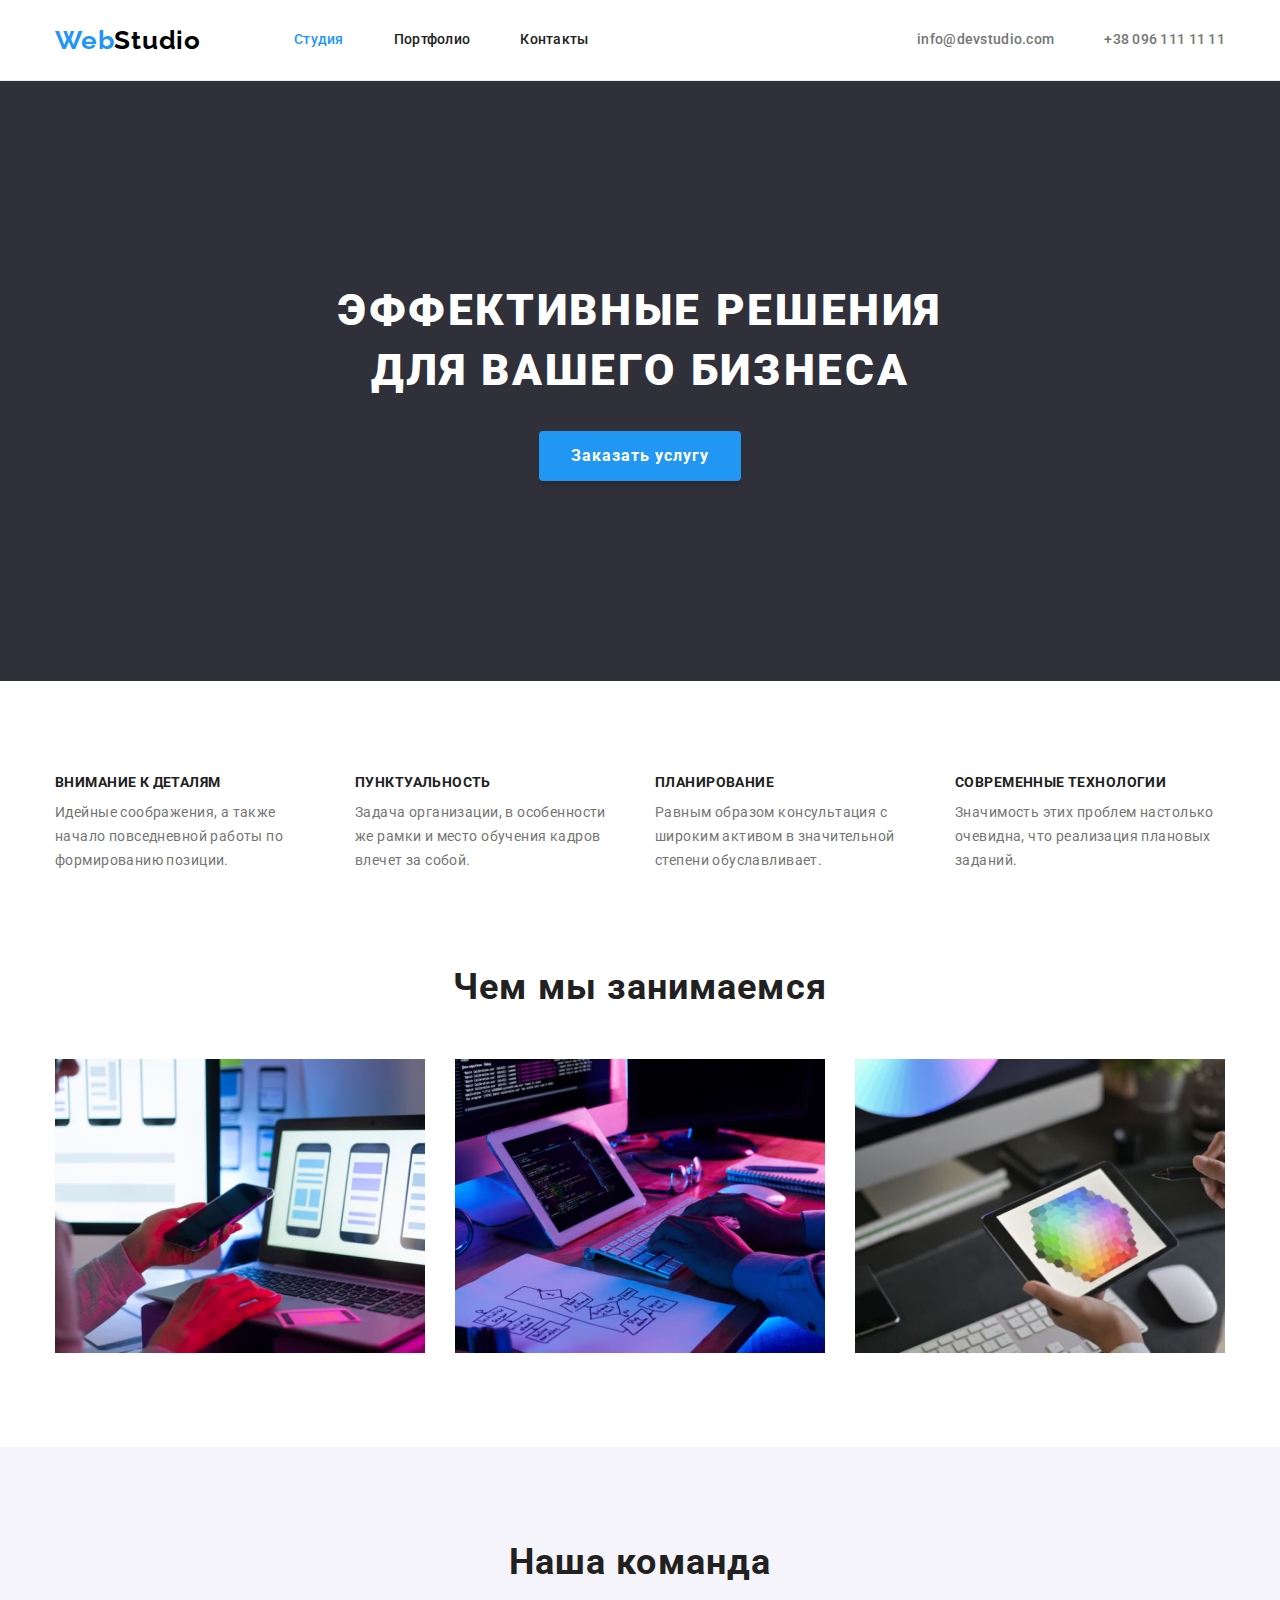
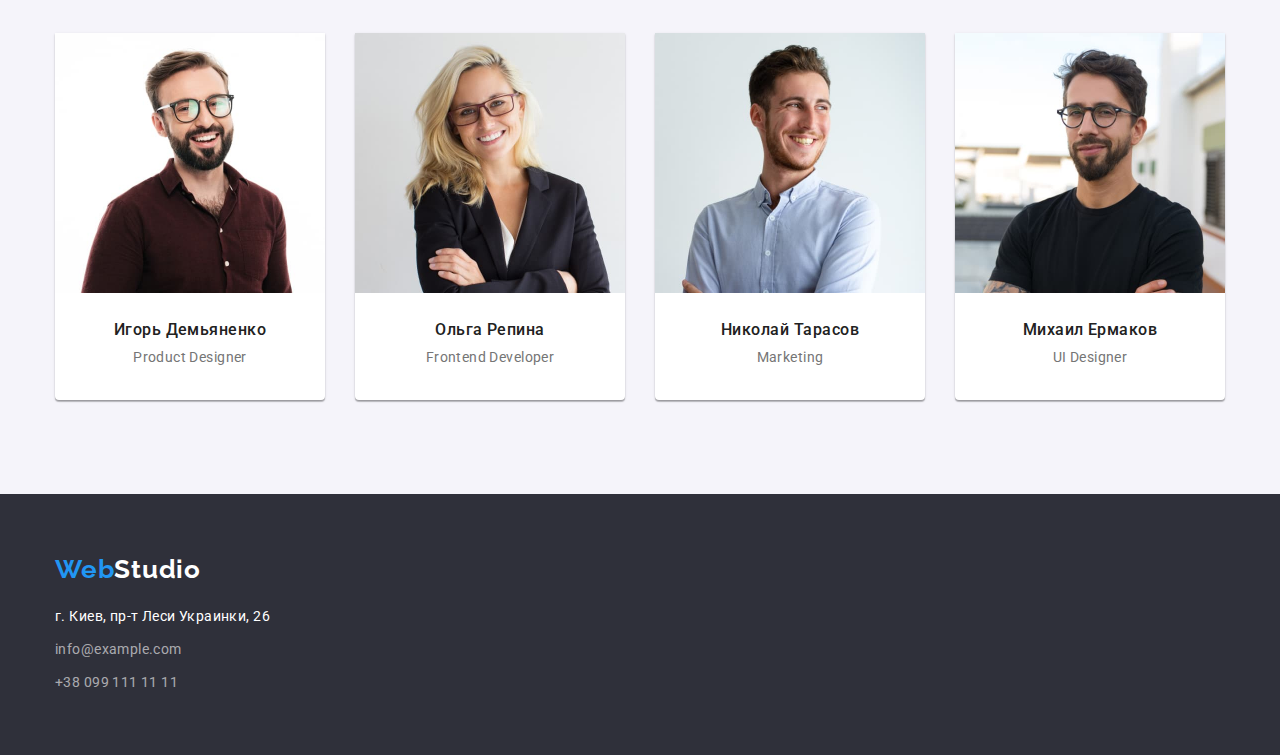
<file: index.html>
<!DOCTYPE html>
<html lang="ru">
  <head>
    <meta charset="UTF-8" />
    <meta http-equiv="X-UA-Compatible" content="IE=edge" />
    <meta name="viewport" content="width=device-width, initial-scale=1.0" />
    <title>Document</title>
    <link
      rel="stylesheet"
      href="https://cdnjs.cloudflare.com/ajax/libs/modern-normalize/1.1.0/modern-normalize.min.css"
    />
    <link rel="preconnect" href="https://fonts.googleapis.com" />
    <link rel="preconnect" href="https://fonts.gstatic.com" crossorigin />
    <link
      href="https://fonts.googleapis.com/css2?family=Raleway:wght@700&family=Roboto:wght@400;500;700;900&display=swap"
      rel="stylesheet"
    />
    <link rel="stylesheet" href="./css/styles.css" />
  </head>

  <body>
    <header class="heading">
      <div class="container main-nav">
        <nav class="main-nav">
          <!-- logo -->
          <a href="./" class="logo-main link" lang="en">
            Web<span class="logo-black">Studio</span>
          </a>
          <ul class="site-nav list">
            <li class="item"><a class="link current" href="./">Студия</a></li>
            <li class="item"><a class="link" href="portfolio.html">Портфолио</a></li>
            <li class="item"><a class="link" href="">Контакты</a></li>
          </ul>
        </nav>
        <ul class="contacts list">
          <li class="item">
            <a href="mailto:info@devstudio.com" class="link" lang="en">info@devstudio.com</a>
          </li>
          <li class="item"><a href="tel:+380961111111" class="link">+38 096 111 11 11</a></li>
        </ul>
      </div>
    </header>

    <!-- main -->
    <main>
      <!-- hero -->
      <section class="hero">
        <div class="container">
          <h1 class="hero-title">Эффективные решения для вашего бизнеса</h1>
          <button type="button" class="button">Заказать услугу</button>
        </div>
      </section>

      <!-- features -->
      <section class="section">
        <div class="container">
          <h2 class="visually-hidden">Преимущества</h2>
          <ul class="features-list list">
            <li class="item">
              <h3 class="title">Внимание к деталям</h3>
              <p>
                Идейные соображения, а также начало повседневной работы по формированию позиции.
              </p>
            </li>
            <li class="item">
              <h3 class="title">Пунктуальность</h3>
              <p>
                Задача организации, в особенности же рамки и место обучения кадров влечет за собой.
              </p>
            </li>
            <li class="item">
              <h3 class="title">Планирование</h3>
              <p>
                Равным образом консультация с широким активом в значительной степени обуславливает.
              </p>
            </li>
            <li class="item">
              <h3 class="title">Современные технологии</h3>
              <p>Значимость этих проблем настолько очевидна, что реализация плановых заданий.</p>
            </li>
          </ul>
        </div>
      </section>

      <!-- work examples -->
      <section class="section section-without-top">
        <div class="container">
          <h2 class="section-title">Чем мы занимаемся</h2>
          <ul class="work-list list">
            <li class="item">
              <img
                src="./images/box1.jpg"
                alt="руки работающего за ноутбуком человека, в одной держит смартфоном"
                width="370"
              />
            </li>
            <li class="item">
              <img
                src="./images/box2.jpg"
                alt="руки работающего за компьютером человека, перед ним стоит планшет"
                width="370"
              />
            </li>
            <li class="item">
              <img src="./images/box3.jpg" alt="планшет с палитрой цветов" width="370" />
            </li>
          </ul>
        </div>
      </section>

      <!-- team -->
      <section class="section team">
        <div class="container">
          <h2 class="section-title">Наша команда</h2>
          <ul class="team-list list">
            <li class="list-item">
              <img
                class="team-list-img"
                src="./images/teamcard1.jpg"
                alt="Игорь Демьяненко- продакт дизайнер"
                width="270"
              />
              <div class="team-label">
                <h3 class="section-title">Игорь Демьяненко</h3>
                <p lang="en">Product Designer</p>
              </div>
            </li>
            <li class="list-item">
              <img
                class="team-list-img"
                src="./images/teamcard2.jpg"
                alt="Ольга Репина- фронтенд девелопер"
                width="270"
              />
              <div class="team-label">
                <h3 class="section-title">Ольга Репина</h3>
                <p lang="en">Frontend Developer</p>
              </div>
            </li>
            <li class="list-item">
              <img
                class="team-list-img"
                src="./images/teamcard3.jpg"
                alt="Николай Тарасов- маркетинг"
                width="270"
              />
              <div class="team-label">
                <h3 class="section-title">Николай Тарасов</h3>
                <p lang="en">Marketing</p>
              </div>
            </li>
            <li class="list-item">
              <img
                class="team-list-img"
                src="./images/teamcard4.jpg"
                alt="Михаил Ермаков- ЮИ дизайнер"
                width="270"
              />
              <div class="team-label">
                <h3 class="section-title">Михаил Ермаков</h3>
                <p lang="en">UI Designer</p>
              </div>
            </li>
          </ul>
        </div>
      </section>
    </main>

    <!-- footer -->
    <footer class="footer">
      <div class="container">
        <a class="footer-logo link" href="./" lang="en"
          >Web<span class="logo-white">Studio</span></a
        >
        <address class="address">
          <ul class="footer-list list">
            <li class="footer-item">
              <a
                class="link"
                href="https://goo.gl/maps/oQj3gx8Be4f7UzdeA"
                target="_blank"
                rel="noreferrer noopener"
                >г. Киев, пр-т Леси Украинки, 26</a
              >
            </li>
            <li class="footer-item-alfa">
              <a href="mailto:info@example.com" target="_blank" class="link" lang="en"
                >info@example.com</a
              >
            </li>
            <li class="footer-item-alfa">
              <a href="tel:+380991111111" target="_blank" class="link">+38 099 111 11 11</a>
            </li>
          </ul>
        </address>
      </div>
    </footer>
  </body>
</html>
</file>
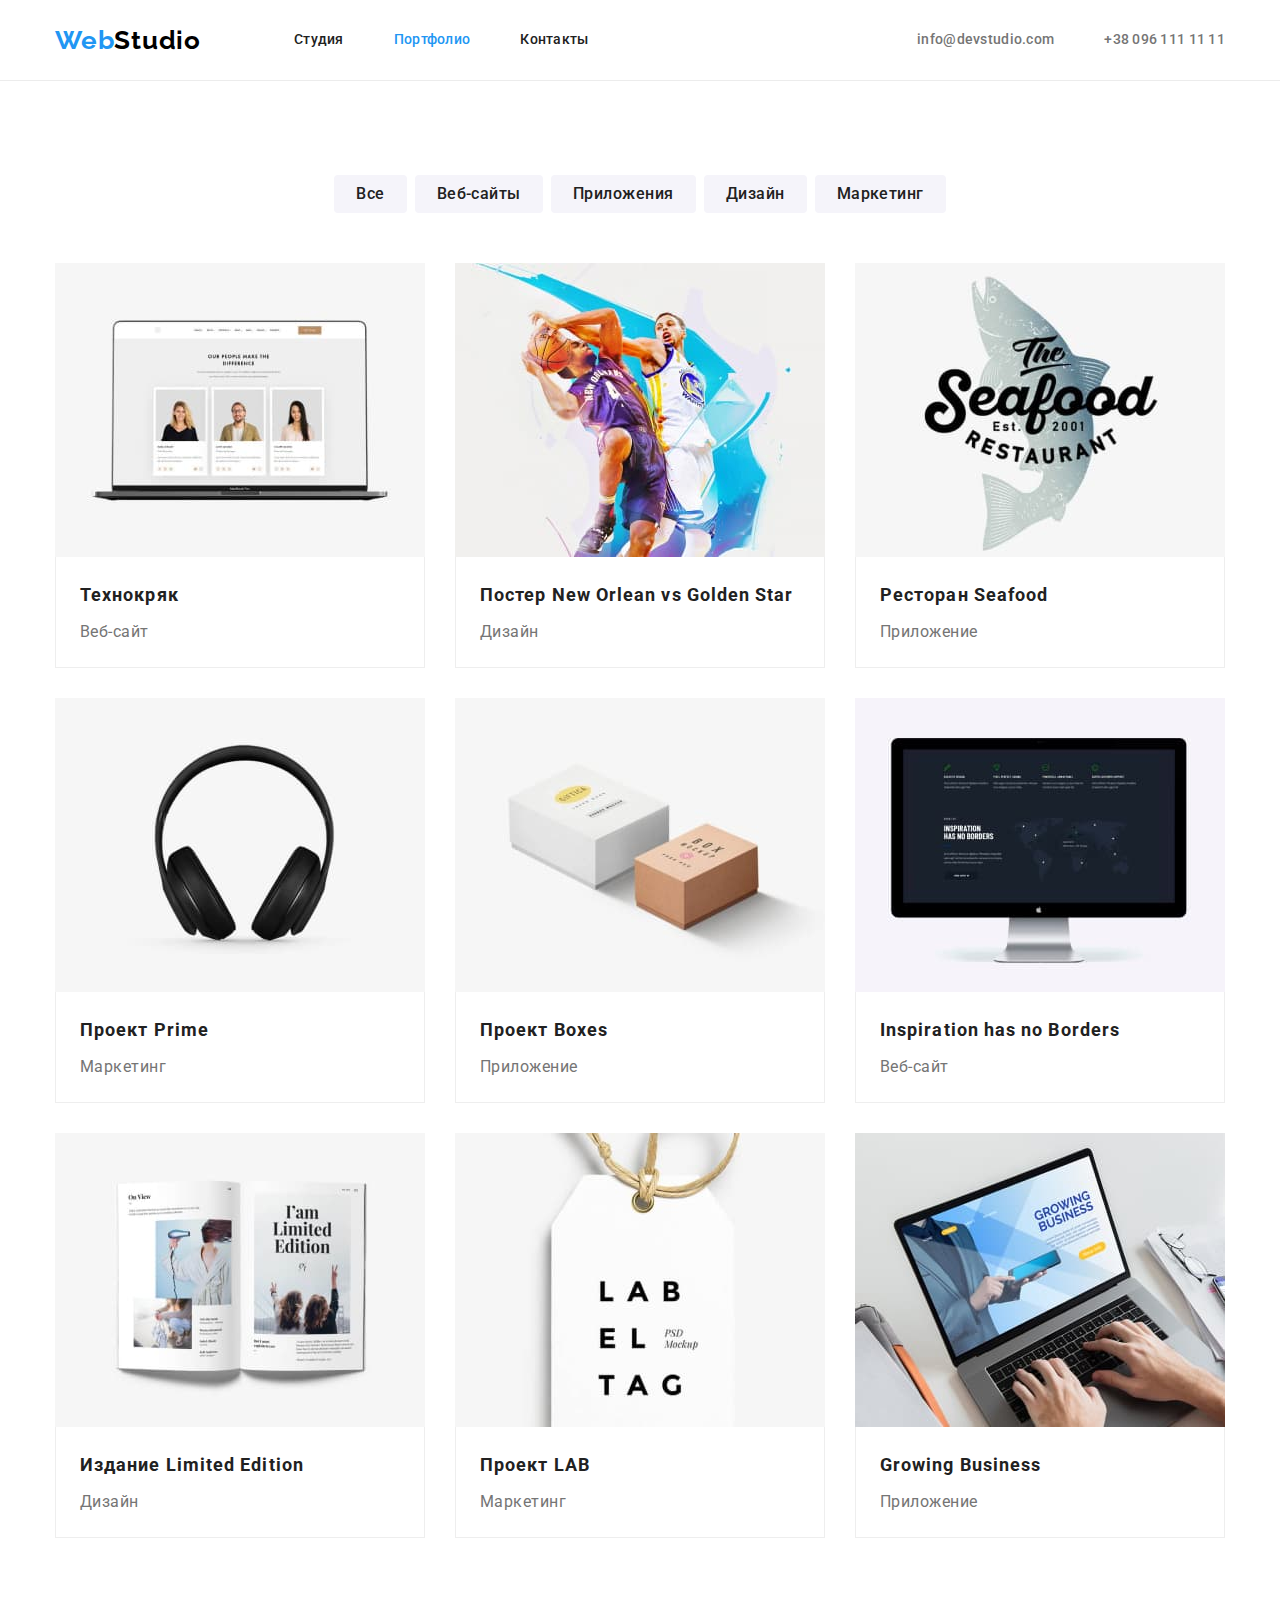
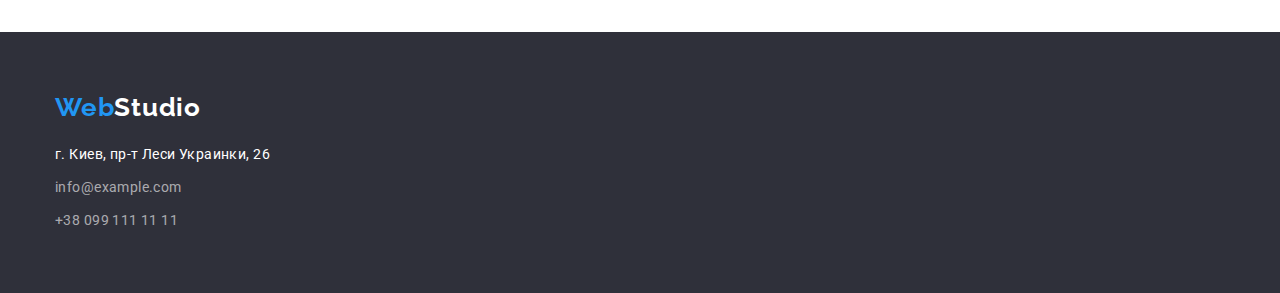
<file: portfolio.html>
<!DOCTYPE html>
<html lang="ru">
  <head>
    <meta charset="UTF-8" />
    <meta http-equiv="X-UA-Compatible" content="IE=edge" />
    <meta name="viewport" content="width=device-width, initial-scale=1.0" />
    <title>Document</title>
    <link
      rel="stylesheet"
      href="https://cdnjs.cloudflare.com/ajax/libs/modern-normalize/1.1.0/modern-normalize.min.css"
    />
    <link rel="preconnect" href="https://fonts.googleapis.com" />
    <link rel="preconnect" href="https://fonts.gstatic.com" crossorigin />
    <link
      href="https://fonts.googleapis.com/css2?family=Raleway:wght@700&family=Roboto:wght@400;500;700;900&display=swap"
      rel="stylesheet"
    />
    <link rel="stylesheet" href="./css/styles.css" />
  </head>

  <body>
    <header class="heading">
      <div class="container main-nav">
        <nav class="main-nav">
          <!-- logo -->
          <a href="index.html" class="logo-main link" lang="en">
            Web<span class="logo-black">Studio</span>
          </a>
          <ul class="site-nav list">
            <li class="item"><a class="link" href="index.html">Студия</a></li>
            <li class="item"><a class="link current" href="portfolio.html">Портфолио</a></li>
            <li class="item"><a class="link" href="">Контакты</a></li>
          </ul>
        </nav>
        <ul class="contacts list">
          <li class="item">
            <a href="mailto:info@devstudio.com" class="link" lang="en">info@devstudio.com</a>
          </li>
          <li class="item"><a href="tel:+380961111111" class="link">+38 096 111 11 11</a></li>
        </ul>
      </div>
    </header>

    <!-- main -->
    <main>
      <section class="section">
        <div class="container">
          <h1 class="visually-hidden">Примеры наших работ</h1>
          <!-- filter -->
          <ul class="filter-list list">
            <li class="item"><button class="button" type="button">Все</button></li>
            <li class="item"><button class="button" type="button">Веб-сайты</button></li>
            <li class="item"><button class="button" type="button">Приложения</button></li>
            <li class="item"><button class="button" type="button">Дизайн</button></li>
            <li class="item"><button class="button" type="button">Маркетинг</button></li>
          </ul>

          <!-- examples -->
          <ul class="examples-list list">
            <li class="item">
              <a class="link" href="#" target="_blank" rel="noreferrer noopener">
                <img
                  class="examples-list-img"
                  src="./images/example1.jpg"
                  alt="Карточки контактов"
                  width="370"
                  height="294"
                />
                <div class="examples-label">
                  <h2 class="title">Технокряк</h2>
                  <p class="examples-list-text">Веб-сайт</p>
                </div>
              </a>
            </li>
            <li class="item">
              <a class="link" href="#" target="_blank" rel="noreferrer noopener">
                <img
                  class="examples-list-img"
                  src="./images/example2.jpg"
                  alt="Баскетболисты"
                  width="370"
                  height="294"
                />
                <div class="examples-label">
                  <h2 class="title">Постер <span lang="en">New Orlean vs Golden Star</span></h2>
                  <p class="examples-list-text">Дизайн</p>
                </div>
              </a>
            </li>
            <li class="item">
              <a class="link" href="#" target="_blank" rel="noreferrer noopener">
                <img
                  class="examples-list-img"
                  src="./images/example3.jpg"
                  alt="Логотип ресторана Сиафуд"
                  width="370"
                  height="294"
                />
                <div class="examples-label">
                  <h2 class="title">Ресторан <span lang="en">Seafood</span></h2>
                  <p class="examples-list-text">Приложение</p>
                </div>
              </a>
            </li>
            <li class="item">
              <a class="link" href="#" target="_blank" rel="noreferrer noopener">
                <img
                  class="examples-list-img"
                  src="./images/example4.jpg"
                  alt="Наушники"
                  width="370"
                  height="294"
                />
                <div class="examples-label">
                  <h2 class="title">Проект <span lang="en">Prime</span></h2>
                  <p class="examples-list-text">Маркетинг</p>
                </div></a
              >
            </li>
            <li class="item">
              <a class="link" href="#" target="_blank" rel="noreferrer noopener">
                <img
                  class="examples-list-img"
                  src="./images/example5.jpg"
                  alt="Две коробки"
                  width="370"
                  height="294"
                />
                <div class="examples-label">
                  <h2 class="title">Проект <span lang="en">Boxes</span></h2>
                  <p class="examples-list-text">Приложение</p>
                </div></a
              >
            </li>
            <li class="item">
              <a class="link" href="#" target="_blank" rel="noreferrer noopener">
                <img
                  class="examples-list-img"
                  src="./images/example6.jpg"
                  alt="Включенный монитор"
                  width="370"
                  height="294"
                />
                <div class="examples-label">
                  <h2 class="title" lang="en">Inspiration has no Borders</h2>
                  <p class="examples-list-text">Веб-сайт</p>
                </div>
              </a>
            </li>
            <li class="item">
              <a class="link" href="#" target="_blank" rel="noreferrer noopener">
                <img
                  class="examples-list-img"
                  src="./images/example7.jpg"
                  alt="Открытая книга"
                  width="370"
                  height="294"
                />
                <div class="examples-label">
                  <h2 class="title">Издание <span lang="en">Limited Edition</span></h2>
                  <p class="examples-list-text">Дизайн</p>
                </div>
              </a>
            </li>
            <li class="item">
              <a class="link" href="#" target="_blank" rel="noreferrer noopener">
                <img
                  class="examples-list-img"
                  src="./images/example8.jpg"
                  alt="Бумажная бирка с верёвочкой"
                  width="370"
                  height="294"
                />
                <div class="examples-label">
                  <h2 class="title">Проект <span lang="en">LAB</span></h2>
                  <p class="examples-list-text">Маркетинг</p>
                </div>
              </a>
            </li>
            <li class="item">
              <a class="link" href="#" target="_blank" rel="noreferrer noopener">
                <img
                  class="examples-list-img"
                  src="./images/example9.jpg"
                  alt="Руки работающего за ноутбуком человека"
                  width="370"
                  height="294"
                />
                <div class="examples-label">
                  <h2 class="title" lang="en">Growing Business</h2>
                  <p class="examples-list-text">Приложение</p>
                </div>
              </a>
            </li>
          </ul>
        </div>
      </section>
    </main>

    <!-- footer -->
    <footer class="footer">
      <div class="container">
        <a class="footer-logo link" href="./" lang="en"
          >Web<span class="logo-white">Studio</span></a
        >
        <address class="address">
          <ul class="footer-list list">
            <li class="footer-item">
              <a
                class="link"
                href="https://goo.gl/maps/oQj3gx8Be4f7UzdeA"
                target="_blank"
                rel="noreferrer noopener"
                >г. Киев, пр-т Леси Украинки, 26</a
              >
            </li>
            <li class="footer-item-alfa">
              <a href="mailto:info@example.com" target="_blank" class="link" lang="en"
                >info@example.com</a
              >
            </li>
            <li class="footer-item-alfa">
              <a href="tel:+380991111111" target="_blank" class="link">+38 099 111 11 11</a>
            </li>
          </ul>
        </address>
      </div>
    </footer>
  </body>
</html>
</file>
<file: css/styles.css>
:root {
  /* text colors */
  --main-cl: #757575;
  --header-cl: #212121;
  --black-cl: #000;
  --white-cl: #fff;
  --blue-cl: #2196f3;
  --white-alfa-cl: #fff9;

  /* background colors */
  --footer-bg-cl: #2f303a;
  --btn-bg-cl: #f5f4fa;
  --hero-btn-accent-cl: #188ce8;
  --blue-bg-cl: #2196f3;

  /* others */
  --header-border-cl: #ececec;
  --label-border-cl: #eee;
  --hero-btn-shadow-cl: rgba(0, 0, 0, 0.15);
}

/*
|=================================
|     utilities 
|=================================
*/
body {
  color: var(--main-cl);
  font-family: Roboto, sans-serif;
  font-size: 14px;
  line-height: 1.71;
  letter-spacing: 0.03em;
}

img {
  display: block;
  max-width: 100%;
  height: auto;
}

.container {
  margin-left: auto;
  margin-right: auto;
  padding-left: 15px;
  padding-right: 15px;
  width: 1200px;
}

.section {
  padding-top: 94px;
  padding-bottom: 94px;
}

.section.section-without-top {
  padding-top: 0;
}

.list {
  padding: 0;
  margin: 0;
  list-style: none;
}

.link {
  color: var(--header-cl);
  text-decoration: none;
}

.visually-hidden {
  position: absolute;
  white-space: nowrap;
  width: 1px;
  height: 1px;
  overflow: hidden;
  border: 0;
  padding: 0;
  clip: rect(0 0 0 0);
  clip-path: inset(50%);
  margin: -1px;
}

.main-nav {
  display: flex;
  align-items: center;
}

.heading {
  border-bottom: 1px solid var(--header-border-cl);
}

/*
|=================================
|    logo
|=================================
*/
.logo-main,
.footer-logo {
  color: var(--blue-cl);
  font-family: Raleway, sans-serif;
  font-weight: 700;
  font-size: 26px;
  line-height: 1.19;
  letter-spacing: 0.03em;
}

.logo-main {
  padding-top: 24px;
  padding-bottom: 24px;
}

.logo-black {
  color: var(--black-cl);
}

.logo-white {
  color: var(--white-cl);
}

/* 
|=================================
|     site nav  
|=================================
*/
.site-nav {
  display: flex;
  margin-left: 93px;

  color: var(--header-cl);
  font-weight: 500;
  font-size: 14px;
  line-height: 1.14;
  letter-spacing: 0.02em;
}

.site-nav .link:hover,
.site-nav .link:focus {
  color: var(--blue-cl);
}

.site-nav .link.current {
  color: var(--blue-cl);
}

/* .site-nav .item:not(:last-child) {
  margin-right: 50px;
}  правильне рішення, але є досить складним*/

.site-nav .item + .item {
  margin-left: 50px;
} /* oldschool-рішення, але робочий варіант та його часто використовують */

.site-nav .link {
  display: block;
  padding-top: 32px;
  padding-bottom: 32px;
}

.contacts {
  display: flex;
  margin-left: auto; /* Заставляет тел и почту прижаться вправо в header*/

  color: var(--main-cl);
  font-weight: 500;
  font-size: 14px;
  line-height: 1.14;
  letter-spacing: 0.02em;
}

.contacts .link {
  display: inline-block;
  color: var(--main-cl);
  padding-top: 32px;
  padding-bottom: 32px;
}

.contacts .link:hover,
.contacts .link:focus {
  color: var(--blue-cl);
}

.contacts .item + .item {
  margin-left: 50px;
}

/* 
|=================================
|     hero
|=================================
 */
.hero-title {
  margin-top: 0;
  margin-bottom: 30px;
  width: 696px;
  margin-left: auto;
  margin-right: auto;
  color: var(--white-cl);
  font-weight: 900;
  font-size: 44px;
  line-height: 1.36;
  letter-spacing: 0.06em;
  text-transform: uppercase;
}
.hero {
  padding-top: 200px;
  padding-bottom: 200px;
  background-color: var(--footer-bg-cl);
  text-align: center;
}

.hero .button {
  padding-top: 10px;
  padding-bottom: 10px;
  padding-left: 32px;
  padding-right: 32px;
  border: 0;
  background-color: var(--blue-bg-cl);
  color: var(--white-cl);
  font-weight: 700;
  font-size: 16px;
  line-height: 1.88;
  letter-spacing: 0.06em;
  cursor: pointer;
  box-shadow: 0px 4px 4px var(--hero-btn-shadow-cl);
  border-radius: 4px;
}

.hero .button:hover,
.hero .button:focus {
  background-color: var(--hero-btn-accent-cl);
}

/* 
|=================================
|     section title 
|=================================
*/
.section-title {
  margin-top: 0;
  margin-bottom: 0;
  color: var(--header-cl);
  font-weight: 700;
  font-size: 36px;
  line-height: 1.17;
  text-align: center;
  letter-spacing: 0.03em;
}

/* 
|=================================
|     features 
|=================================
*/
.features-list {
  display: flex;
}

.features-list .item {
  width: calc((100% - 30px) / 4);
}

.features-list .item + .item {
  margin-left: 30px;
}

.features-list .title {
  margin-top: 0;
  margin-bottom: 10px;
  color: var(--header-cl);
  font-weight: 700;
  font-size: 14px;
  line-height: 1.14;
  text-transform: uppercase;
}

.features-list p {
  margin-top: 0;
  margin-bottom: 0;
}

/* 
|=================================
|     work examples 
|=================================
*/
.work-list {
  display: flex;
  justify-content: center;
}

.work-list .title {
  color: var(--header-cl);
}

.section .section-title {
  margin-bottom: 50px;
}

.work-list .item + .item,
.team-list .list-item + .list-item {
  margin-left: 30px;
}

/* 
|=================================
|     team 
|=================================
*/
.team {
  background-color: var(--btn-bg-cl);
}

.team-list {
  display: flex;
  justify-content: center;
}

.team-list .section-title {
  color: var(--header-cl);
  font-weight: 500;
  font-size: 16px;
  line-height: 0.84;
  text-align: center;
}

.team-list .list-item {
  background-color: var(--white-cl);
  box-shadow: 0px 1px 3px rgba(0, 0, 0, 0.12), 0px 1px 1px rgba(0, 0, 0, 0.14),
    0px 2px 1px rgba(0, 0, 0, 0.2);
  border-radius: 0px 0px 4px 4px;
}

.list-item .section-title {
  margin-bottom: 10px;
}

.team-list p {
  text-align: center;
  margin-top: 0;
  margin-bottom: 0;
}

.team-label {
  padding: 30px;
}

/*
|=================================
|     portfolio filters 
|=================================
*/

.filter-list {
  display: flex;
  justify-content: center;
  margin-bottom: 50px;
}

.filter-list .item + .item {
  margin-left: 8px;
}

.filter-list .button {
  padding: 6px 22px;
  border: none;
  border-radius: 4px;
  cursor: pointer;
  color: var(--header-cl);
  background-color: var(--btn-bg-cl);
  font-weight: 500;
  font-size: 16px;
  line-height: 1.62;
  letter-spacing: 0.03em;
}

.filter-list button:hover,
.filter-list button:focus {
  color: var(--white-cl);
  background-color: var(--blue-bg-cl);
  box-shadow: 0px 3px 1px rgba(0, 0, 0, 0.1), 0px 1px 2px rgba(0, 0, 0, 0.08),
    0px 2px 2px rgba(0, 0, 0, 0.12);
}

/*
|=================================
|     portfolio examples 
|=================================
*/

.examples-list .title {
  margin-top: 0;
  margin-bottom: 4px;
  color: var(--header-cl);
  font-weight: 700;
  font-size: 18px;
  line-height: 2;
  letter-spacing: 0.06em;
}

.examples-list {
  display: flex;
  flex-wrap: wrap;
  margin-right: -30px;
  margin-bottom: -30px;
}

.examples-list .item {
  width: calc(100% / 3 - 30px);
  margin-right: 30px;
  margin-bottom: 30px;
}

/* Alternative example. Not good for adaptive  */
/* .examples-list .item:not(:nth-child(3n)) {
  margin-right: 30px;
}

.examples-list .item:not(:nth-last-child(-n + 3)) {
  margin-bottom: 30px;
} */

.examples-list-text {
  margin-top: 0;
  margin-bottom: 0;

  color: var(--main-cl);
  font-size: 16px;
  line-height: 1.88;
  letter-spacing: 0.03em;
  text-decoration: none;
}

.examples-label {
  border-bottom: 1px solid var(--label-border-cl);
  border-left: 1px solid var(--label-border-cl);
  border-right: 1px solid var(--label-border-cl);

  padding-top: 20px;
  padding-bottom: 20px;
  padding-left: 24px;
  padding-right: 24px;
}

/*
|=================================
| footer 
|=================================
*/
.footer {
  padding-top: 60px;
  padding-bottom: 60px;
  background-color: var(--footer-bg-cl);
}

.footer-logo {
  display: block;
  margin-bottom: 20px;
}

.address {
  font-style: normal;
}

.footer-item,
.footer-item-alfa:not(:last-child) {
  margin-bottom: 9px;
}

.footer-list a {
  color: var(--white-cl);
}

.footer-item-alfa a {
  color: var(--white-alfa-cl);
}

.footer-item a:hover,
.footer-item a:focus,
.footer-item-alfa a:hover,
.footer-item-alfa a:focus {
  color: var(--blue-cl);
}
</file>
